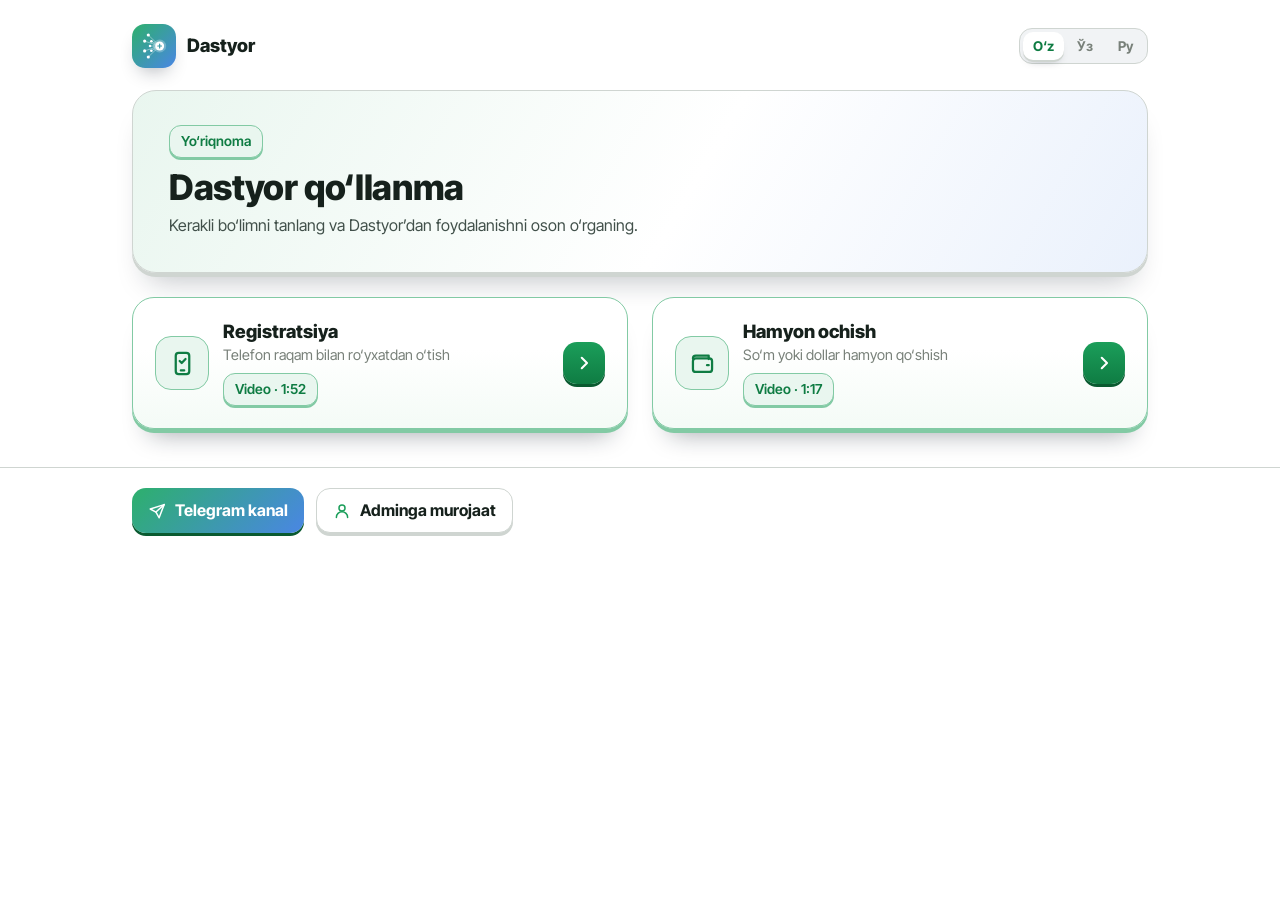
<file: index.html>
<!doctype html>
<html lang="uz" data-title="t_home">
<head>
<meta charset="utf-8">
<meta name="viewport" content="width=device-width, initial-scale=1, viewport-fit=cover">
<title>Dastyor qo‘llanma</title>
<meta name="description" content="Dastyor ilovasida ro‘yxatdan o‘tish va hamyon ochish bo‘yicha qisqa yo‘riqnoma.">
<meta property="og:title" content="Dastyor qo‘llanma">
<meta property="og:description" content="Dastyor ilovasida ro‘yxatdan o‘tish va hamyon ochish bo‘yicha qisqa yo‘riqnoma.">
<meta name="theme-color" content="#FFFFFF">
<link rel="icon" href="data:image/svg+xml,%3Csvg viewBox='0 0 100 100' xmlns='http://www.w3.org/2000/svg'%3E%3Cdefs%3E%3ClinearGradient id='g' x1='0' y1='0' x2='1' y2='1'%3E%3Cstop offset='0' stop-color='%232DB06C'/%3E%3Cstop offset='1' stop-color='%234A86E4'/%3E%3C/linearGradient%3E%3C/defs%3E%3Crect width='100' height='100' rx='22' fill='url(%23g)'/%3E%3Ccircle cx='58' cy='50' r='14' fill='%23fff'/%3E%3Ccircle cx='30' cy='30' r='5' fill='%23fff'/%3E%3Ccircle cx='26' cy='50' r='5' fill='%23fff'/%3E%3Ccircle cx='30' cy='70' r='5' fill='%23fff'/%3E%3C/svg%3E">
<link rel="preconnect" href="https://fonts.googleapis.com">
<link rel="preconnect" href="https://fonts.gstatic.com" crossorigin>
<link rel="stylesheet" href="https://fonts.googleapis.com/css2?family=Inter+Tight:wght@400;500;600;700;800&display=swap">
<link rel="stylesheet" href="style.css?v=6">
</head>
<body>
<script>
// Old links #registratsiya / #hamyon open their own pages
(function () { var p = { registratsiya: 'registratsiya.html', hamyon: 'hamyon.html' }[location.hash.slice(1)]; if (p) location.replace(p); })();
</script>
<div class="wrap">
  <div class="bar">
    <a class="brand" href="./"><svg viewBox="0 0 100 100" role="img" aria-label="Dastyor belgisi"><defs><linearGradient id="lg" x1="0" y1="0" x2="1" y2="1"><stop offset="0" stop-color="#2DB06C"/><stop offset="1" stop-color="#4A86E4"/></linearGradient></defs><rect width="100" height="100" rx="22" fill="url(#lg)"/><g transform="translate(50 50) scale(0.78) translate(-47.5 -50)"><g stroke="#FFFFFF" stroke-width="2.6" stroke-linecap="round" opacity=".45"><line x1="30.91" y1="18.05" x2="55.37" y2="41.66"/><line x1="20.25" y1="35.79" x2="52.59" y2="46.29"/><line x1="20.25" y1="64.21" x2="52.59" y2="53.71"/><line x1="30.91" y1="81.95" x2="55.37" y2="58.34"/><line x1="39.75" y1="36" x2="53.61" y2="44"/><line x1="36" y1="50" x2="52" y2="50"/><line x1="39.75" y1="64" x2="53.61" y2="56"/></g><g fill="#FFFFFF"><circle cx="30.91" cy="18.05" r="4.6"/><circle cx="20.25" cy="35.79" r="4.6"/><circle cx="20.25" cy="64.21" r="4.6"/><circle cx="30.91" cy="81.95" r="4.6"/><circle cx="39.75" cy="36" r="3.8"/><circle cx="36" cy="50" r="3.8"/><circle cx="39.75" cy="64" r="3.8"/></g><circle cx="64" cy="50" r="19" fill="#FFFFFF" opacity=".25"/><circle cx="64" cy="50" r="13" fill="#FFFFFF"/><path d="M64 44.5 V55.5 M58.5 50 H69.5" stroke="#3C9AA6" stroke-width="3.4" stroke-linecap="round"/></g></svg><span><b>Dastyor</b></span></a>
    <div class="til" role="group" aria-label="Til"><button type="button" data-til="uz" aria-pressed="true">O‘z</button><button type="button" data-til="kr" aria-pressed="false">Ўз</button><button type="button" data-til="ru" aria-pressed="false">Ру</button></div>
  </div>
  <section class="hero">
    <span class="pill k" data-t="yoriq">Yo‘riqnoma</span>
    <h1 data-t="h1">Dastyor qo‘llanma</h1>
    <p data-t="lead">Kerakli bo‘limni tanlang va Dastyor’dan foydalanishni oson o‘rganing.</p>
  </section>
</div>

<main class="wrap">
  <div class="cards home-cards">
    <a class="card" href="registratsiya.html">
      <span class="card-ic"><svg viewBox="0 0 24 24" fill="none" stroke="currentColor" stroke-width="2" stroke-linecap="round" stroke-linejoin="round" aria-hidden="true"><rect x="6" y="2.5" width="12" height="19" rx="2.6"/><path d="M10.5 18.2h3"/><path d="M9.5 9.8l1.8 1.8 3.4-3.6"/></svg></span>
      <span class="card-tx"><b data-t="reg">Registratsiya</b><small data-t="reg_sub">Telefon raqam bilan ro‘yxatdan o‘tish</small><span class="card-meta"><span class="pill k" data-t="video">Video · 1:52</span></span></span>
      <span class="go"><svg viewBox="0 0 24 24" fill="none" stroke="currentColor" stroke-width="2.8" stroke-linecap="round" stroke-linejoin="round" aria-hidden="true"><path d="M9 5l7 7-7 7"/></svg></span>
    </a>
    <a class="card" href="hamyon.html">
      <span class="card-ic"><svg viewBox="0 0 24 24" fill="none" stroke="currentColor" stroke-width="2" stroke-linecap="round" stroke-linejoin="round" aria-hidden="true"><path d="M3.5 7.5A2.5 2.5 0 0 1 6 5h11.5v3"/><rect x="3.5" y="7.5" width="17" height="12" rx="2.5"/><path d="M16 13.5h1.5"/></svg></span>
      <span class="card-tx"><b data-t="ham">Hamyon ochish</b><small data-t="ham_sub">So‘m yoki dollar hamyon qo‘shish</small><span class="card-meta"><span class="pill k" data-t="video_h">Video · 1:17</span></span></span>
      <span class="go"><svg viewBox="0 0 24 24" fill="none" stroke="currentColor" stroke-width="2.8" stroke-linecap="round" stroke-linejoin="round" aria-hidden="true"><path d="M9 5l7 7-7 7"/></svg></span>
    </a>
  </div>
</main>

<footer>
  <div class="wrap">
    <div class="links"><a class="tg" href="https://t.me/MyDastyor" target="_blank" rel="noopener"><svg viewBox="0 0 24 24" fill="none" stroke="#fff" stroke-width="2" stroke-linecap="round" stroke-linejoin="round" aria-hidden="true"><path d="M21.5 3.5 10.6 13.4"/><path d="M21.5 3.5 14.8 21l-4.2-7.6L3 9.3l18.5-5.8Z"/></svg><span data-t="kanal">Telegram kanal</span></a><a class="adm" href="https://t.me/Smartboy9899" target="_blank" rel="noopener"><svg viewBox="0 0 24 24" fill="none" stroke="currentColor" stroke-width="2" stroke-linecap="round" stroke-linejoin="round" aria-hidden="true"><circle cx="12" cy="8" r="4"/><path d="M4.5 20.5a7.5 7.5 0 0 1 15 0"/></svg><span data-t="admin">Adminga murojaat</span></a></div>
  </div>
</footer>
<script src="til.js?v=2"></script>
</body>
</html>
</file>
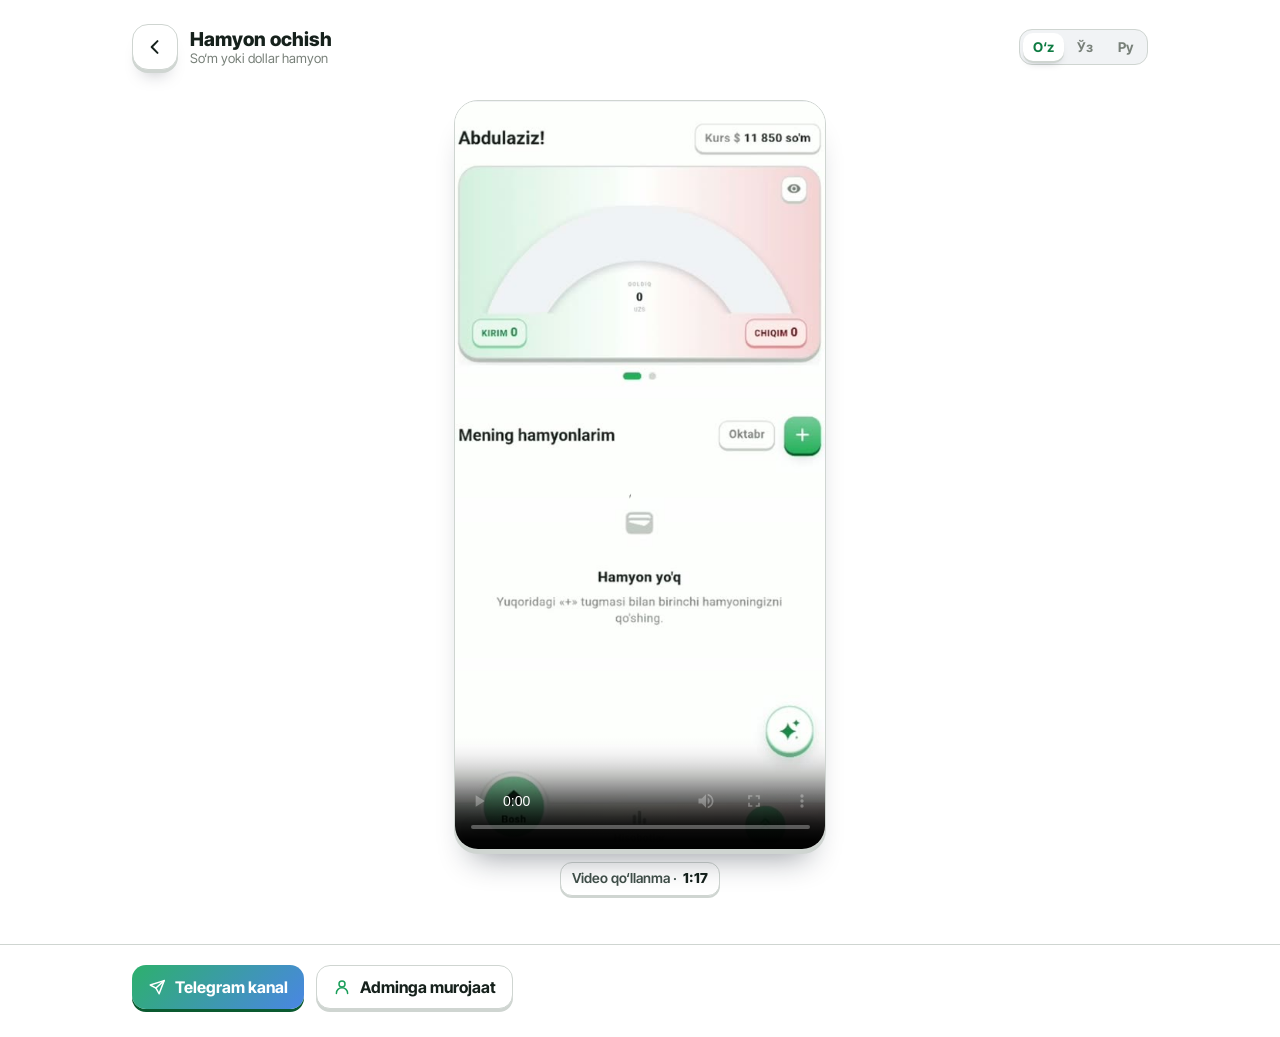
<file: hamyon.html>
<!doctype html>
<html lang="uz" data-title="t_ham">
<head>
<meta charset="utf-8">
<meta name="viewport" content="width=device-width, initial-scale=1, viewport-fit=cover">
<title>Hamyon ochish — Dastyor qo‘llanma</title>
<meta name="description" content="Dastyor ilovasida hamyon ochish — video qo‘llanma.">
<meta property="og:title" content="Hamyon ochish — Dastyor qo‘llanma">
<meta property="og:description" content="Dastyor ilovasida hamyon ochish — video qo‘llanma.">
<meta name="theme-color" content="#FFFFFF">
<link rel="icon" href="data:image/svg+xml,%3Csvg viewBox='0 0 100 100' xmlns='http://www.w3.org/2000/svg'%3E%3Cdefs%3E%3ClinearGradient id='g' x1='0' y1='0' x2='1' y2='1'%3E%3Cstop offset='0' stop-color='%232DB06C'/%3E%3Cstop offset='1' stop-color='%234A86E4'/%3E%3C/linearGradient%3E%3C/defs%3E%3Crect width='100' height='100' rx='22' fill='url(%23g)'/%3E%3Ccircle cx='58' cy='50' r='14' fill='%23fff'/%3E%3Ccircle cx='30' cy='30' r='5' fill='%23fff'/%3E%3Ccircle cx='26' cy='50' r='5' fill='%23fff'/%3E%3Ccircle cx='30' cy='70' r='5' fill='%23fff'/%3E%3C/svg%3E">
<link rel="preconnect" href="https://fonts.googleapis.com">
<link rel="preconnect" href="https://fonts.gstatic.com" crossorigin>
<link rel="stylesheet" href="https://fonts.googleapis.com/css2?family=Inter+Tight:wght@400;500;600;700;800&display=swap">
<link rel="stylesheet" href="style.css?v=6">
</head>
<body>
<div class="wrap">
  <div class="bar">
    <a class="sq" href="./" aria-label="Orqaga" data-t-aria="orqaga"><svg viewBox="0 0 24 24" fill="none" stroke="currentColor" stroke-width="2.4" stroke-linecap="round" stroke-linejoin="round" aria-hidden="true"><path d="M15 5l-7 7 7 7"/></svg></a>
    <div class="bar-title"><b data-t="ham">Hamyon ochish</b><small data-t="ham_bar">So‘m yoki dollar hamyon</small></div>
    <div class="til" role="group" aria-label="Til"><button type="button" data-til="uz" aria-pressed="true">O‘z</button><button type="button" data-til="kr" aria-pressed="false">Ўз</button><button type="button" data-til="ru" aria-pressed="false">Ру</button></div>
  </div>
</div>

<main class="wrap page">
  <figure class="vid">
    <div class="vid-box">
      <video id="v" controls playsinline autoplay preload="auto" poster="video/hamyon.jpg" src="video/hamyon.mp4">Brauzeringiz videoni ocha olmadi.</video>
    </div>
    <figcaption class="vid-cap"><span class="pill"><span data-t="vcap">Video qo‘llanma ·</span> <b>1:17</b></span></figcaption>
  </figure>
</main>

<footer>
  <div class="wrap">
    <div class="links"><a class="tg" href="https://t.me/MyDastyor" target="_blank" rel="noopener"><svg viewBox="0 0 24 24" fill="none" stroke="#fff" stroke-width="2" stroke-linecap="round" stroke-linejoin="round" aria-hidden="true"><path d="M21.5 3.5 10.6 13.4"/><path d="M21.5 3.5 14.8 21l-4.2-7.6L3 9.3l18.5-5.8Z"/></svg><span data-t="kanal">Telegram kanal</span></a><a class="adm" href="https://t.me/Smartboy9899" target="_blank" rel="noopener"><svg viewBox="0 0 24 24" fill="none" stroke="currentColor" stroke-width="2" stroke-linecap="round" stroke-linejoin="round" aria-hidden="true"><circle cx="12" cy="8" r="4"/><path d="M4.5 20.5a7.5 7.5 0 0 1 15 0"/></svg><span data-t="admin">Adminga murojaat</span></a></div>
  </div>
</footer>
<script>
document.querySelector('.sq').addEventListener('click', function (e) {
  if (document.referrer && document.referrer.indexOf(location.origin) === 0 && history.length > 1) { e.preventDefault(); history.back(); }
});
</script>
<script src="til.js?v=2"></script>
</body>
</html>
</file>
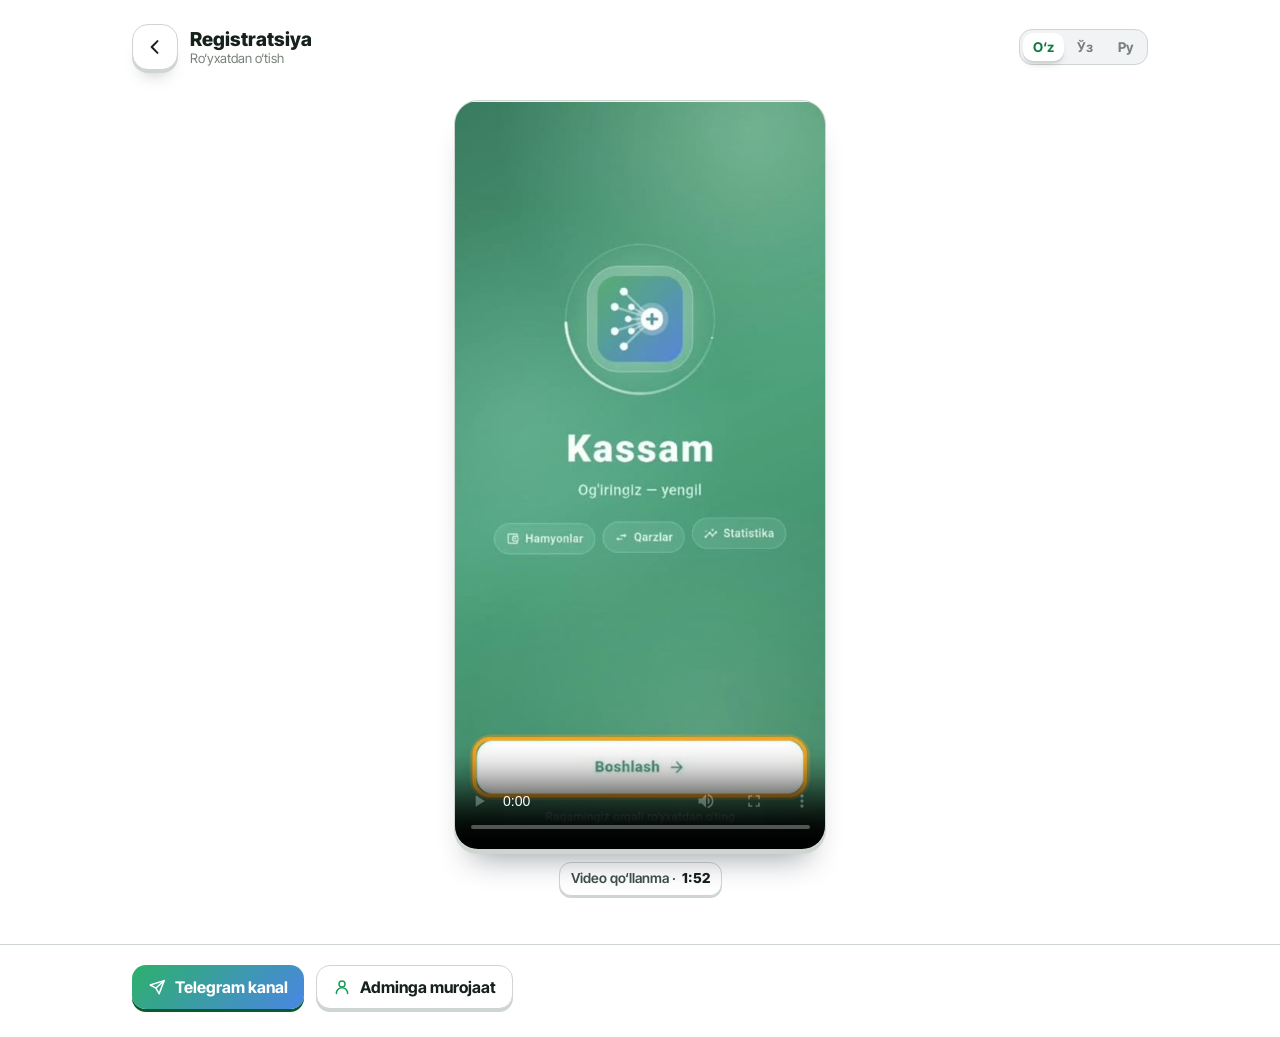
<file: registratsiya.html>
<!doctype html>
<html lang="uz" data-title="t_reg">
<head>
<meta charset="utf-8">
<meta name="viewport" content="width=device-width, initial-scale=1, viewport-fit=cover">
<title>Registratsiya — Dastyor qo‘llanma</title>
<meta name="description" content="Dastyor ilovasida ro‘yxatdan o‘tish — video qo‘llanma.">
<meta property="og:title" content="Registratsiya — Dastyor qo‘llanma">
<meta property="og:description" content="Dastyor ilovasida ro‘yxatdan o‘tish — video qo‘llanma.">
<meta name="theme-color" content="#FFFFFF">
<link rel="icon" href="data:image/svg+xml,%3Csvg viewBox='0 0 100 100' xmlns='http://www.w3.org/2000/svg'%3E%3Cdefs%3E%3ClinearGradient id='g' x1='0' y1='0' x2='1' y2='1'%3E%3Cstop offset='0' stop-color='%232DB06C'/%3E%3Cstop offset='1' stop-color='%234A86E4'/%3E%3C/linearGradient%3E%3C/defs%3E%3Crect width='100' height='100' rx='22' fill='url(%23g)'/%3E%3Ccircle cx='58' cy='50' r='14' fill='%23fff'/%3E%3Ccircle cx='30' cy='30' r='5' fill='%23fff'/%3E%3Ccircle cx='26' cy='50' r='5' fill='%23fff'/%3E%3Ccircle cx='30' cy='70' r='5' fill='%23fff'/%3E%3C/svg%3E">
<link rel="preconnect" href="https://fonts.googleapis.com">
<link rel="preconnect" href="https://fonts.gstatic.com" crossorigin>
<link rel="stylesheet" href="https://fonts.googleapis.com/css2?family=Inter+Tight:wght@400;500;600;700;800&display=swap">
<link rel="stylesheet" href="style.css?v=6">
</head>
<body>
<div class="wrap">
  <div class="bar">
    <a class="sq" href="./" aria-label="Orqaga" data-t-aria="orqaga"><svg viewBox="0 0 24 24" fill="none" stroke="currentColor" stroke-width="2.4" stroke-linecap="round" stroke-linejoin="round" aria-hidden="true"><path d="M15 5l-7 7 7 7"/></svg></a>
    <div class="bar-title"><b data-t="reg">Registratsiya</b><small data-t="reg_bar">Ro‘yxatdan o‘tish</small></div>
    <div class="til" role="group" aria-label="Til"><button type="button" data-til="uz" aria-pressed="true">O‘z</button><button type="button" data-til="kr" aria-pressed="false">Ўз</button><button type="button" data-til="ru" aria-pressed="false">Ру</button></div>
  </div>
</div>

<main class="wrap page">
  <figure class="vid">
    <div class="vid-box">
      <video id="v" controls playsinline autoplay preload="auto" poster="video/registratsiya.jpg" src="video/registratsiya.mp4">Brauzeringiz videoni ocha olmadi.</video>
    </div>
    <figcaption class="vid-cap"><span class="pill"><span data-t="vcap">Video qo‘llanma ·</span> <b>1:52</b></span></figcaption>
  </figure>
</main>

<footer>
  <div class="wrap">
    <div class="links"><a class="tg" href="https://t.me/MyDastyor" target="_blank" rel="noopener"><svg viewBox="0 0 24 24" fill="none" stroke="#fff" stroke-width="2" stroke-linecap="round" stroke-linejoin="round" aria-hidden="true"><path d="M21.5 3.5 10.6 13.4"/><path d="M21.5 3.5 14.8 21l-4.2-7.6L3 9.3l18.5-5.8Z"/></svg><span data-t="kanal">Telegram kanal</span></a><a class="adm" href="https://t.me/Smartboy9899" target="_blank" rel="noopener"><svg viewBox="0 0 24 24" fill="none" stroke="currentColor" stroke-width="2" stroke-linecap="round" stroke-linejoin="round" aria-hidden="true"><circle cx="12" cy="8" r="4"/><path d="M4.5 20.5a7.5 7.5 0 0 1 15 0"/></svg><span data-t="admin">Adminga murojaat</span></a></div>
  </div>
</footer>
<script>
document.querySelector('.sq').addEventListener('click', function (e) {
  if (document.referrer && document.referrer.indexOf(location.origin) === 0 && history.length > 1) { e.preventDefault(); history.back(); }
});
</script>
<script src="til.js?v=2"></script>
</body>
</html>
</file>
<file: style.css>
/* Kassam qo'llanma — MyKassamDesign (same palette, font and card recipes as the Kassam app).
   Always light: Islom found the dark page ugly (2026-10-13).
   Phone: one column. Desktop (>= 900px): wider page, two-column home. */
:root {
  /* KassamYorug */
  --page: #FFFFFF; --surface: #FFFFFF; --ink: #16211C; --ink-soft: #41504A; --nofaol: #788079;
  --halqa: #CFD5D1; --nofaol-light: #F1F3F5; --soya: 16, 24, 40;
  --kirim: #1B9E5A; --kirim-light: #E9F6EF; --kirim-yuvosh: #F4FBF6; --kirim-halqa: #82CAA4;
  --kirim-toq: #0F7C43; --kirim-chuqur: #0F7C43; --kirim-qirra: #0A5A30;
  --kok-light: #EAF1FC; --kok-yuvosh: #F4F7FE; --kok-halqa: #9BBDEE; --kok-toq: #1B4FB5;
  --amber-light: #FFF3D4; --amber-halqa: #F6D27F; --amber-toq: #8A5200;
  --belgi-bosh: #2DB06C; --belgi-oxir: #4A86E4;
  --f: "Inter Tight", system-ui, -apple-system, "Segoe UI", Roboto, sans-serif;
  color-scheme: light;
}

* { box-sizing: border-box; }
html, body { margin: 0; }
body {
  min-height: 100vh; background: var(--page); color: var(--ink);
  font-family: var(--f); font-size: 1rem; line-height: 1.55; -webkit-font-smoothing: antialiased;
  padding-top: env(safe-area-inset-top, 0px); padding-bottom: env(safe-area-inset-bottom, 0px);
}
a { color: var(--kirim-toq); text-underline-offset: 3px; }
:focus-visible { outline: 2.5px solid var(--belgi-oxir); outline-offset: 3px; border-radius: 10px; }
@media (prefers-reduced-motion: reduce) { *, *::before, *::after { transition: none !important; } }

.wrap { width: 100%; max-width: 560px; margin: 0 auto; padding-inline: 16px; }

/* Top bar — like the app header: brand left, pill right */
.bar { display: flex; align-items: center; justify-content: space-between; gap: 12px; padding-block: 16px 6px; }
.brand { display: flex; align-items: center; gap: 11px; text-decoration: none; color: var(--ink); min-width: 0; }
.brand svg { width: 44px; height: 44px; flex: none; border-radius: 13px; box-shadow: 0 10px 20px -10px rgba(var(--soya), .45); }
.brand b { display: block; font-weight: 800; font-size: 1.15rem; line-height: 1.15; }
.brand small { display: block; font-size: .8rem; color: var(--nofaol); line-height: 1.2; }

/* Pill with a hard bottom edge (the app's "Kurs" pill) */
.pill {
  display: inline-flex; align-items: center; gap: 6px; white-space: nowrap;
  font-weight: 600; font-size: .86rem; color: var(--ink-soft);
  background: var(--surface); border: 1px solid var(--halqa); border-radius: 12px; padding: 5px 11px;
  box-shadow: 0 2px 0 var(--halqa);
}
.pill b { color: var(--ink); font-weight: 800; }
.pill.k { background: var(--kirim-light); border-color: var(--kirim-halqa); color: var(--kirim-toq); box-shadow: 0 2px 0 var(--kirim-halqa); }

/* Language switch — segmented control like the app's: grey track, active segment lifted */
.til { flex: none; display: inline-flex; gap: 2px; padding: 3px; border-radius: 13px; background: var(--nofaol-light); border: 1px solid var(--halqa); }
.til button {
  font: 700 .84rem var(--f); color: var(--nofaol); background: none; border: 0; border-radius: 10px;
  padding: 6px 10px; min-width: 38px; cursor: pointer; transition: background .15s ease, color .15s ease;
}
.til button[aria-pressed="true"] { background: var(--surface); color: var(--kirim-toq); box-shadow: 0 2px 0 var(--halqa), 0 6px 10px -6px rgba(var(--soya), .35); }

/* Square soft button (SavdoYumshoqTugma) — back */
.sq {
  flex: none; width: 46px; height: 46px; border-radius: 16px; display: grid; place-items: center;
  background: var(--surface); color: var(--ink); border: 1px solid var(--halqa);
  box-shadow: 0 3px 0 var(--halqa), 0 14px 18px -12px rgba(var(--soya), .35);
  transition: transform .12s ease, box-shadow .12s ease;
}
.sq svg { width: 20px; height: 20px; }
.sq:active { transform: translateY(2px); box-shadow: 0 1px 0 var(--halqa), 0 8px 12px -10px rgba(var(--soya), .3); }
.bar-title { flex: 1; min-width: 0; }
.bar-title b { display: block; font-weight: 800; font-size: 1.2rem; line-height: 1.2; overflow: hidden; text-overflow: ellipsis; white-space: nowrap; }
.bar-title small { display: block; color: var(--nofaol); font-size: .82rem; line-height: 1.2; overflow: hidden; text-overflow: ellipsis; white-space: nowrap; }

/* Hero card — gradient like the app's balance card (green → white → blue) */
.hero {
  margin-top: 14px; border-radius: 24px; padding: 22px 20px;
  background: linear-gradient(120deg, var(--kirim-light), var(--surface) 55%, var(--kok-light));
  border: 1px solid var(--halqa);
  box-shadow: 0 4px 0 var(--halqa), 0 22px 30px -16px rgba(var(--soya), .28);
}
.hero h1 { margin: 10px 0 6px; font-weight: 800; font-size: clamp(1.6rem, 6.6vw, 2.2rem); line-height: 1.1; letter-spacing: -.01em; text-wrap: balance; }
.hero p { margin: 0; color: var(--ink-soft); }

/* Pressable cards (SavdoBosiladigan): hard edge underneath + soft lift; press sinks 3px */
.cards { display: grid; gap: 18px; padding-block: 24px 30px; }
.card {
  display: flex; align-items: center; gap: 14px; text-decoration: none; color: var(--ink);
  background: linear-gradient(180deg, var(--surface) 40%, var(--kirim-yuvosh));
  border: 1px solid var(--kirim-halqa); border-radius: 22px; padding: 16px;
  box-shadow: 0 4px 0 var(--kirim-halqa), 0 22px 26px -18px rgba(var(--soya), .4);
  transition: transform .12s ease, box-shadow .12s ease;
}
.card:not(.off):active { transform: translateY(3px); box-shadow: 0 1px 0 var(--kirim-halqa), 0 12px 16px -14px rgba(var(--soya), .35); }
/* Section without a video yet: grey, not pressable */
.card.off { cursor: default; background: linear-gradient(180deg, var(--surface) 40%, var(--nofaol-light)); border-color: var(--halqa); box-shadow: 0 4px 0 var(--halqa), 0 22px 26px -18px rgba(var(--soya), .25); }
.card.off .card-ic { background: var(--nofaol-light); border-color: var(--halqa); color: var(--nofaol); }
.card.off .card-tx b { color: var(--ink-soft); }
.card.off .pill { flex: none; }
.card-ic {
  flex: none; width: 54px; height: 54px; border-radius: 16px; display: grid; place-items: center;
  background: var(--kirim-light); border: 1px solid var(--kirim-halqa); color: var(--kirim-toq);
}
.card-ic svg { width: 27px; height: 27px; }
.card-tx { flex: 1; min-width: 0; }
.card-tx b { display: block; font-weight: 800; font-size: 1.15rem; line-height: 1.25; }
.card-tx small { display: block; color: var(--nofaol); font-size: .9rem; line-height: 1.4; margin-top: 2px; }
/* Filled green button (the app's "+" button): gradient + dark hard edge */
.go {
  flex: none; width: 42px; height: 42px; border-radius: 14px; display: grid; place-items: center; color: #fff;
  background: linear-gradient(180deg, var(--kirim), var(--kirim-chuqur));
  box-shadow: 0 3px 0 var(--kirim-qirra);
}
.go svg { width: 18px; height: 18px; }
.card-meta { display: flex; gap: 6px; margin-top: 8px; flex-wrap: wrap; }

/* Guide page */
.page { padding-block: 10px 34px; }
.lead { margin: 14px 0 16px; color: var(--ink-soft); }
h2 { font-weight: 800; font-size: 1.15rem; line-height: 1.25; margin: 26px 0 12px; }

/* Video in a phone-shaped card */
/* Sized by screen height so the whole phone-shaped video fits without scrolling */
.vid { margin: 12px auto 6px; max-width: 100%; width: clamp(260px, calc((100vh - 150px) * .497), 420px); }
@supports (height: 100svh) { .vid { width: clamp(260px, calc((100svh - 150px) * .497), 420px); } }
.vid-box {
  border-radius: 24px; overflow: hidden; background: var(--nofaol-light);
  border: 1px solid var(--halqa); aspect-ratio: 954 / 1920;
  box-shadow: 0 4px 0 var(--halqa), 0 24px 32px -18px rgba(var(--soya), .45);
}
.vid video { display: block; width: 100%; height: 100%; object-fit: contain; background: var(--nofaol-light); }
.vid-cap { display: flex; justify-content: center; margin-top: 12px; }
.vid-box { position: relative; }

/* "Coming soon" empty state (like the app's empty list) */
.pill.a { background: var(--amber-light); border-color: var(--amber-halqa); color: var(--amber-toq); box-shadow: 0 2px 0 var(--amber-halqa); }
.tez { display: grid; justify-items: center; text-align: center; gap: 10px; padding: 12vh 8px 40px; }
.tez-ic {
  width: 72px; height: 72px; border-radius: 22px; display: grid; place-items: center; margin-bottom: 6px;
  background: var(--kirim-light); border: 1px solid var(--kirim-halqa); color: var(--kirim-toq);
  box-shadow: 0 4px 0 var(--kirim-halqa), 0 20px 26px -16px rgba(var(--soya), .4);
}
.tez-ic svg { width: 34px; height: 34px; }
.tez h1 { margin: 4px 0 0; font-weight: 800; font-size: clamp(1.5rem, 6vw, 2rem); line-height: 1.15; }
.tez p { margin: 0; max-width: 340px; color: var(--nofaol); }

/* Steps: white cards, number in a ringed badge */
ol.steps { list-style: none; counter-reset: s; padding: 0; margin: 0 0 16px; display: grid; gap: 12px; }
ol.steps li {
  counter-increment: s; position: relative; padding: 13px 14px 13px 54px;
  background: var(--surface); border: 1px solid var(--halqa); border-radius: 15px; color: var(--ink-soft);
  box-shadow: 0 2px 0 var(--halqa), 0 14px 20px -16px rgba(var(--soya), .3);
}
ol.steps li::before {
  content: counter(s); position: absolute; left: 13px; top: 13px; width: 28px; height: 28px; border-radius: 50%;
  display: grid; place-items: center; font-weight: 800; font-size: .88rem;
  background: var(--kirim-light); color: var(--kirim-toq); box-shadow: 0 0 0 3px var(--kirim-light), 0 0 0 4px var(--kirim-halqa);
}
ol.steps strong { color: var(--ink); }
ol.steps .hint { display: block; margin-top: 4px; color: var(--nofaol); font-size: .9rem; line-height: 1.45; }
ol.steps .shot { display: block; width: min(220px, 100%); margin: 12px auto 2px; }
ol.steps .shot img {
  display: block; width: 100%; height: auto; border-radius: 18px;
  border: 1px solid var(--halqa); background: var(--nofaol-light);
  box-shadow: 0 14px 22px -16px rgba(var(--soya), .5);
}
.btn-name {
  display: inline-block; font-weight: 700; color: var(--ink); white-space: nowrap;
  background: var(--nofaol-light); border: 1px solid var(--halqa); border-radius: 8px; padding: 0 7px; font-size: .92em; line-height: 1.6;
}
.note { border-radius: 15px; padding: 12px 14px; margin: 0 0 14px; border: 1px solid; }
.note b { display: block; font-size: .72rem; font-weight: 800; letter-spacing: .1em; text-transform: uppercase; margin-bottom: 2px; }
.note.a { background: var(--amber-light); border-color: var(--amber-halqa); color: var(--amber-toq); }
.note.k { background: var(--kirim-light); border-color: var(--kirim-halqa); color: var(--kirim-toq); }

footer { border-top: 1px solid var(--halqa); margin-top: 8px; }
footer .wrap { padding-block: 20px 28px; display: grid; gap: 8px; }
.tg {
  display: inline-flex; align-items: center; gap: 9px; text-decoration: none; color: #fff; font-weight: 700;
  background: linear-gradient(135deg, var(--belgi-bosh), var(--belgi-oxir)); padding: 10px 16px; border-radius: 14px;
  box-shadow: 0 3px 0 var(--kirim-qirra);
}
.tg svg { width: 18px; height: 18px; }
/* Phone: two full-width buttons; wider screens: side by side */
.links { display: grid; gap: 12px; }
.links a { justify-content: center; }
@media (min-width: 600px) { .links { display: flex; flex-wrap: wrap; } }
/* Secondary button: white with a hard grey edge (SavdoYumshoqTugma style) */
.adm {
  display: inline-flex; align-items: center; gap: 9px; text-decoration: none; color: var(--ink); font-weight: 700;
  background: var(--surface); border: 1px solid var(--halqa); padding: 9px 16px; border-radius: 14px;
  box-shadow: 0 3px 0 var(--halqa);
}
.adm svg { width: 18px; height: 18px; color: var(--kirim); }
.tg:active, .adm:active { transform: translateY(2px); }

/* Desktop */
@media (hover: hover) {
  .card:not(.off):hover { transform: translateY(-2px); box-shadow: 0 6px 0 var(--kirim-halqa), 0 26px 30px -18px rgba(var(--soya), .45); }
  .card:not(.off):active { transform: translateY(3px); }
}
@media (min-width: 900px) {
  .wrap { max-width: 1080px; padding-inline: 32px; }
  .bar { padding-block: 24px 8px; }
  .hero { padding: 34px 36px; }
  .home-cards { grid-template-columns: 1fr 1fr; gap: 24px; }
  .card { padding: 22px; }
  .narrow { max-width: 760px; }
}
</file>
